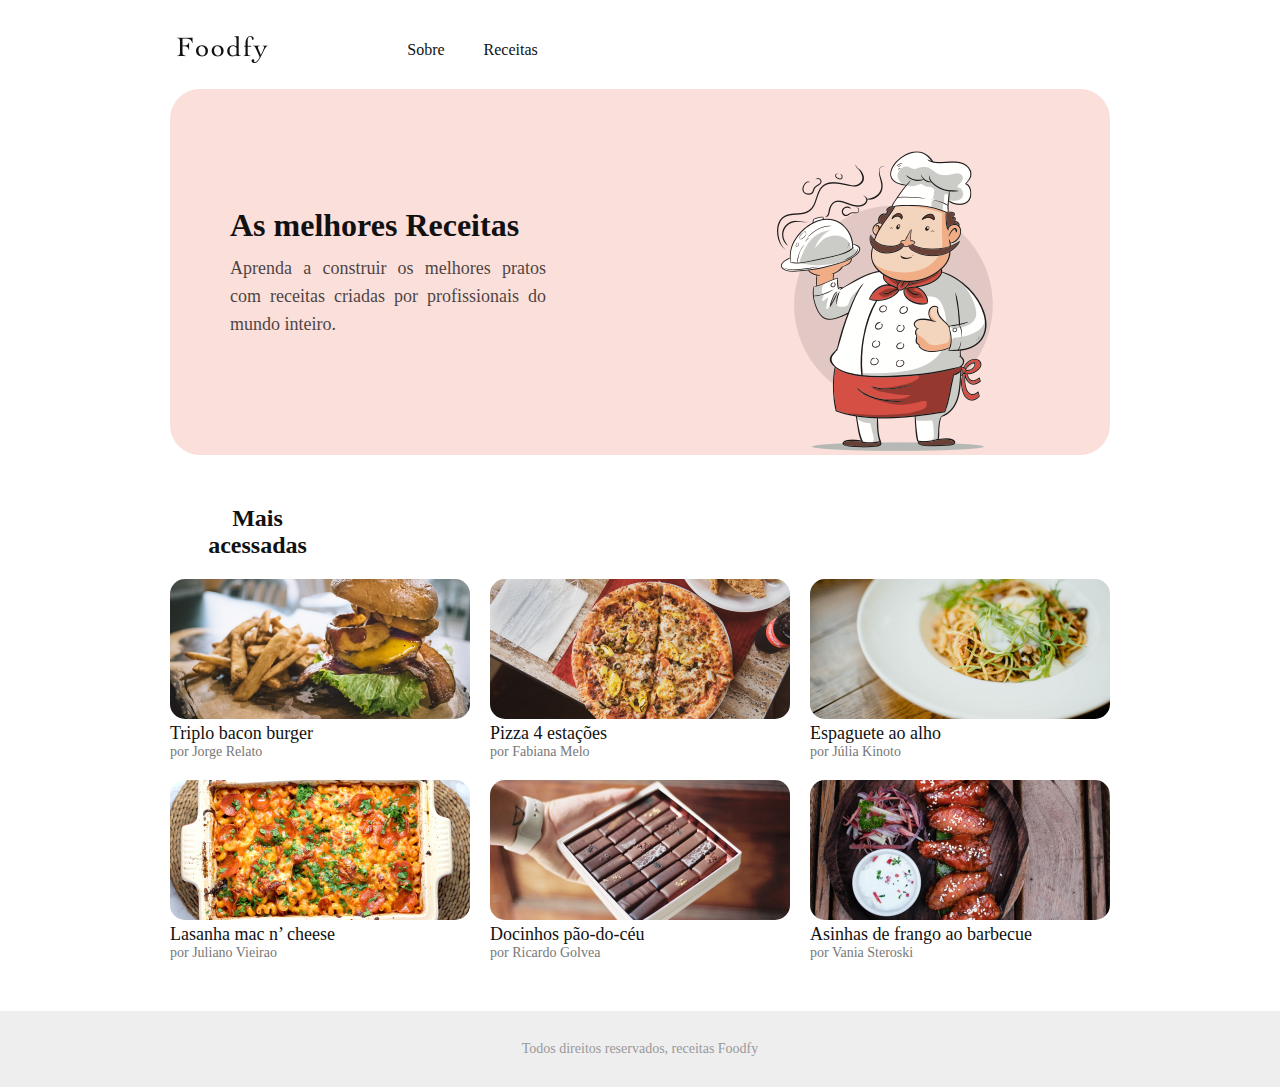
<file: index.html>
<!DOCTYPE html>
<html>
    <head>
        <title>Foodfy</title>
        <link rel="stylesheet" href="styles.css">
    </head>

    <body>
        <header>
            <div class="links">
                <a href="index.html"><img src="logo.png" alt="Logo Foodfy"></a>
                <a href="sobre.html">Sobre</a>
                <a href="receitas.html">Receitas</a>
            </div>
        </header>

        <section class="wrapper">
            <div class="description">
                <h1>As melhores Receitas</h1> 
                <p>Aprenda a construir os melhores pratos com receitas criadas por profissionais do mundo inteiro.</p>
            </div>
            <div class="img-description">
                <img src="chef.png" alt="chef">
            </div>
        </section>
        
        <div id=wrapper>
            <h2>Mais acessadas</h2>
        </div>

        <section class="cards">
            <div class="card" id="burger">
                <div class="card__image-container">
                    <img src="burger.png" alt="burger" class="card-img">
                </div>
                    <a>Triplo bacon burger</a>
                    <p>por Jorge Relato</p>
            </div>

            <div class="card" id="pizza">
                <div class="card__image-container">
                    <img src="pizza.png" alt="pizza" class="card-img">
                </div>
                <a>Pizza 4 estações</a>
                <p>por Fabiana Melo</p>
            </div>

            <div class="card" id="espaguete">
                <div class="card__image-container">
                    <img src="espaguete.png" alt="espaguete" class="card-img">
                </div>
                <a>Espaguete ao alho</a>
                <p>por Júlia Kinoto</p>
            </div>

            <div class="card" id="lasanha">
                <div class="card__image-container">
                    <img src="lasanha.png" alt="lasanha" class="card-img">
                </div>
                <a>Lasanha mac n’ cheese</a>
                <p>por Juliano Vieirao</p>
            </div>

            <div class="card" id="doce">
                <div class="card__image-container">
                    <img src="doce.png" alt="doce" class="card-img">
                </div>
                <a>Docinhos pão-do-céu</a>
                <p>por Ricardo Golvea</p>
            </div>

            <div class="card" id="asinhas">
                <div class="card__image-container">
                    <img src="asinhas.png" alt="asinhas" class="card-img"> 
                </div>
                <a>Asinhas de frango ao barbecue</a>
                <p>por Vania Steroski</p>
            </div>
        </section>

        <footer>Todos direitos reservados, receitas Foodfy</footer>
        
    </body>
</html>
</file>
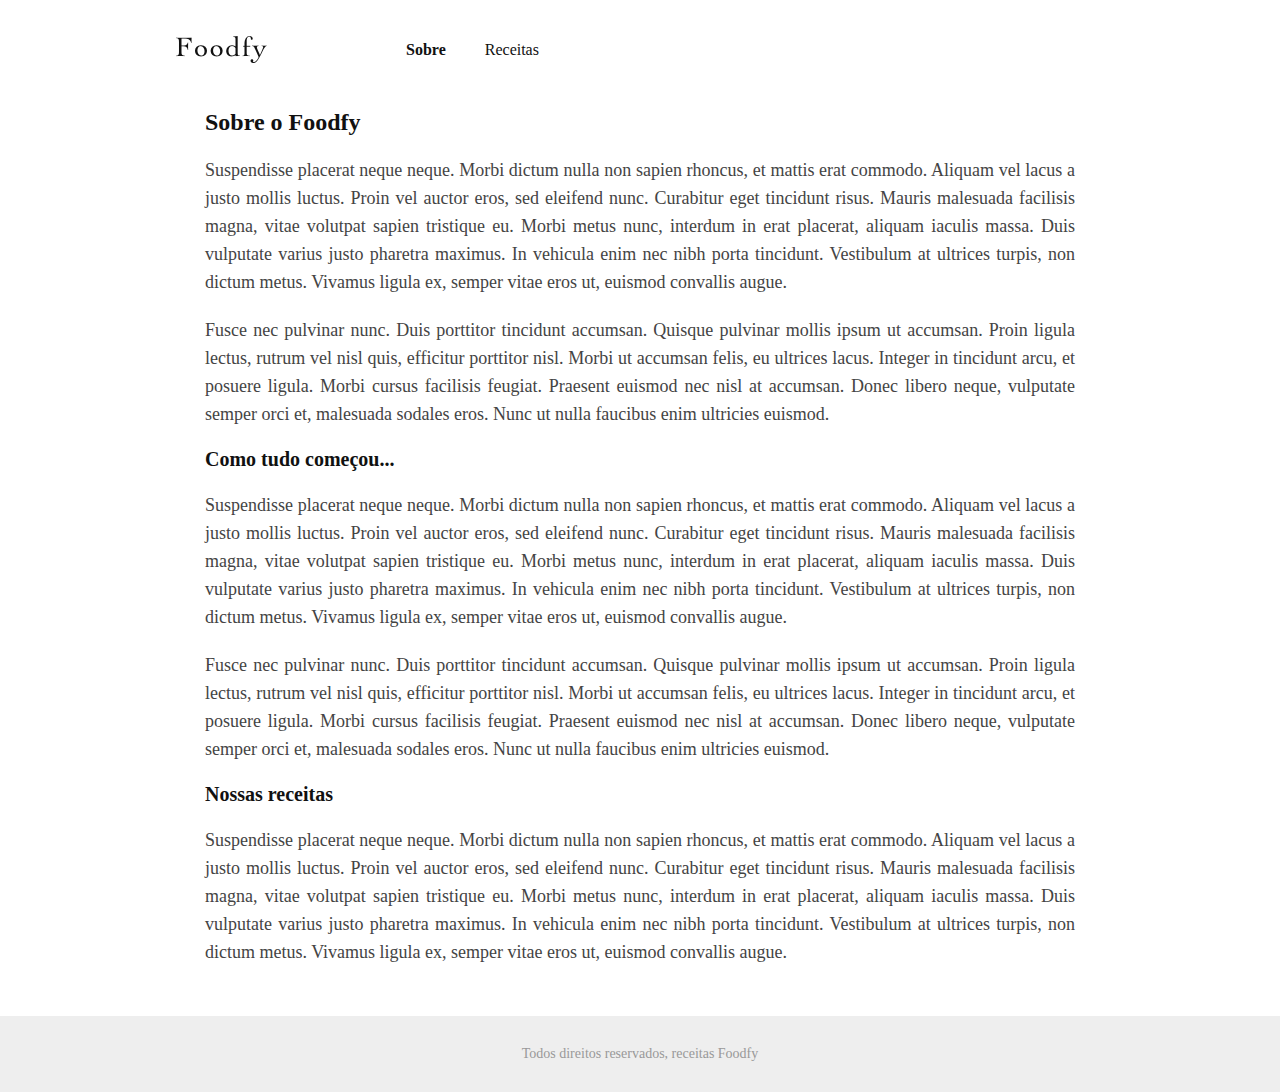
<file: sobre.html>
<!DOCTYPE html>
<html>
    <head>
        <title>Foodfy</title>
        <link rel="stylesheet" href="styles.css">
    </head>

    <body>
        <header>
            <div class="links">
                <a href="index.html"><img src="logo.png" alt="Logo Foodfy"></a>
                <a href="sobre.html"><strong>Sobre</strong></a>
                <a href="receitas.html">Receitas</a>
            </div>
        </header>

        <div class="about__general">
            <div class="about">
                <h1>Sobre o Foodfy</h1>
                <p>Suspendisse placerat neque neque. Morbi dictum nulla non sapien rhoncus, et mattis erat commodo. 
                    Aliquam vel lacus a justo mollis luctus. Proin vel auctor eros, sed eleifend nunc. Curabitur eget 
                    tincidunt risus. Mauris malesuada facilisis magna, vitae volutpat sapien tristique eu. Morbi metus
                    nunc, interdum in erat placerat, aliquam iaculis massa. Duis vulputate varius justo pharetra maximus. 
                    In vehicula enim nec nibh porta tincidunt. Vestibulum at ultrices turpis, non dictum metus. Vivamus 
                    ligula ex, semper vitae eros ut, euismod convallis augue.</p>

                <p>Fusce nec pulvinar nunc. Duis porttitor tincidunt accumsan. Quisque pulvinar mollis ipsum ut accumsan. 
                    Proin ligula lectus, rutrum vel nisl quis, efficitur porttitor nisl. Morbi ut accumsan felis, eu ultrices 
                    lacus. Integer in tincidunt arcu, et posuere ligula. Morbi cursus facilisis feugiat. Praesent euismod nec 
                    nisl at accumsan. Donec libero neque, vulputate semper orci et, malesuada sodales eros. Nunc ut nulla 
                    faucibus enim ultricies euismod.</p>
            </div>

            <div class="about2">
                <h2>Como tudo começou...</h2>
                <p>Suspendisse placerat neque neque. Morbi dictum nulla non sapien rhoncus, et mattis erat commodo. 
                    Aliquam vel lacus a justo mollis luctus. Proin vel auctor eros, sed eleifend nunc. Curabitur eget 
                    tincidunt risus. Mauris malesuada facilisis magna, vitae volutpat sapien tristique eu. Morbi metus
                    nunc, interdum in erat placerat, aliquam iaculis massa. Duis vulputate varius justo pharetra maximus. 
                    In vehicula enim nec nibh porta tincidunt. Vestibulum at ultrices turpis, non dictum metus. Vivamus 
                    ligula ex, semper vitae eros ut, euismod convallis augue.</p>

                <p>Fusce nec pulvinar nunc. Duis porttitor tincidunt accumsan. Quisque pulvinar mollis ipsum ut accumsan. 
                    Proin ligula lectus, rutrum vel nisl quis, efficitur porttitor nisl. Morbi ut accumsan felis, eu ultrices 
                    lacus. Integer in tincidunt arcu, et posuere ligula. Morbi cursus facilisis feugiat. Praesent euismod nec 
                    nisl at accumsan. Donec libero neque, vulputate semper orci et, malesuada sodales eros. Nunc ut nulla 
                    faucibus enim ultricies euismod.</p>
            </div>

            <div class="about3">
                <h3>Nossas receitas</h3>
                <p>Suspendisse placerat neque neque. Morbi dictum nulla non sapien rhoncus, et mattis erat commodo. 
                    Aliquam vel lacus a justo mollis luctus. Proin vel auctor eros, sed eleifend nunc. Curabitur eget 
                    tincidunt risus. Mauris malesuada facilisis magna, vitae volutpat sapien tristique eu. Morbi metus
                    nunc, interdum in erat placerat, aliquam iaculis massa. Duis vulputate varius justo pharetra maximus. 
                    In vehicula enim nec nibh porta tincidunt. Vestibulum at ultrices turpis, non dictum metus. Vivamus 
                    ligula ex, semper vitae eros ut, euismod convallis augue.</p>
            </div>
        </div>        
        <footer>Todos direitos reservados, receitas Foodfy</footer>
    </body>
</html>
</file>
<file: styles.css>
@import "https://fonts.googleapis.com/css?family=Source+Sans+Pro:400,700&display=swap";
    

* {
    margin: 0;  
    padding: 0;
    border: 0;
}

body {
    background-color: white;
    color: black;
}

header {
    position: relative;
    padding: 36px 0px;
    text-align: center;
    margin-right: 560px;
}

.links img {
   margin-right: 100px;
   cursor: pointer; 
   margin-bottom: -8px;   
}

.links a {  
    font-family: 'Roboto', regular;
    font-size: 16px;
    color: #111111;
    margin-left: 15px;;
    text-decoration: none;
    margin-right: 20px;
    
}

.description h1 {
    font-family: 'Roboto', bold;
    font-size: 32px;
    color: #111111;
    margin-left: 60px;
    width: 316px;
    margin-bottom: 10px;
}

.description p {
    opacity: 0.7;
    font-family: 'Roboto', regular;
    font-size: 18px;
    color: #000000;
    line-height: 28px;
    margin-left: 60px;
    width: 316px;
    text-align: justify;
}

.wrapper {
    max-width: 100%;    
    display: grid;
    grid-template-columns: 1fr 1fr;
    grid-gap: 40px;
    align-items: center;    
    width: 940px;
    height: 366px;
    margin: auto;
    margin-top: -6px;

    background: #FBDFDB;
    border-radius: 30px;
    border-radius: 30px;  
}

.img-description {
    margin: auto;
    margin-bottom: 0px;
}

#wrapper h2{
    font-family: 'Roboto', bold;
    font-size: 24px;
    color: #111111;
    text-align: center;
    margin-right: 970px;

    margin-top: 50px;
    margin-left: 205px;
    margin-bottom: 20px;
}

/*===CARDS===*/
.cards{
    max-width: 940px;
    margin: auto;
    display: grid;
    grid-template-columns: 1fr 1fr 1fr;
    gap: 20px;
    margin-bottom: 50px;
}

.card {
    cursor: pointer;
}

.card__image-container img{
    max-width: 100%;
    margin: auto;
    border-radius: 15px;
    border-radius: 15px;
}

.card-img{
    width: 300px;
    height: 140px;
}

.cards a{
    margin-top: 1000px;
    margin-bottom: 5px;
    font-family: 'Roboto', regular;
    font-size: 18px;
    color: #111111;
}

.cards p{
    margin-bottom: 30px;
    font-family: 'Roboto', regular;
    font-size: 14px;
    color: #777777;
    margin-bottom: 0px;
}

footer{
    font-family: 'Roboto', regular;
    font-size: 14px;
    color: #999999;
    text-align: center;
    padding: 30px;
    margin-top: 20px;
    background: #EEEEEE;
    max-width: 100%;
}

#recipes{
    margin-top: 24px;
}


/*===SOBRE===*/

.about__general{
    padding: 0px 205px;
    text-align: justify;
    margin-top: 14px;
}

.about h1{
    font-family: 'Roboto', bold;
    font-size: 24px;
    color: #111111;
    margin-bottom: 20px;
    
}

.about p{
    font-family: 'Roboto', regular;
    font-size: 18px;
    color: #444444;
    line-height: 28px;
    margin-bottom: 20px;

}

.about2 h2{
    font-family: 'Roboto', bold;
    font-size: 20px;
    color: #111111;
    margin-bottom: 20px;
}

.about2 p{
    font-family: 'Roboto', regular;
    font-size: 18px;
    color: #444444;
    line-height: 28px;
    margin-bottom: 20px;
}

.about3 h3{
    font-family: 'Roboto', bold;
    font-size: 20px;
    color: #111111;
    margin-bottom: 20px;
}

.about3 p{
    font-family: 'Roboto', regular;
    font-size: 18px;
    color: #444444;
    line-height: 28px;
    margin-bottom: 50px;
}


/*===MODAL===*/
.modal-overlay {
    background-color: rgba(0,0,0,0.7);
    width: 100%;
    height: 100%;
    position: fixed;
    top: 0;
    opacity: 0;
    visibility: hidden;   
}

.modal{
    width: 660px;
    height: 413px;
    margin: 20vh auto;
    position: relative;

    background: #FFFFFF;
    border-radius: 16px;
    border-radius: 16px;
}

.modal-text{
    font-family: 'Roboto', regular;
    position: absolute;
    text-align: center;
    margin-top: 250px;
    width: 660px;
}

.modal-text a{
    font-size: 24px;
    color: #111111;
    
}

.modal-text p{
    font-size: 18px;
    color: #777777;
    margin-top: 2px;
}

.close-modal{
    color: black;
    position: absolute;
    cursor: pointer;
    margin: 360px 280px;
    width: 100px;

    font-family: 'Roboto', regular;
    font-size: 16px;
    color: #999999;
}

/*===MODAL ACTIVE===*/
.modal-overlay.active{
    opacity: 1;
    visibility: visible;
}

.modal-content img{
    width: 600px;
    height: 200px;
    position: absolute;
    margin: 30px;
    object-fit: cover;
    
    border-radius: 15px;
    border-radius: 15px;
}
</file>
